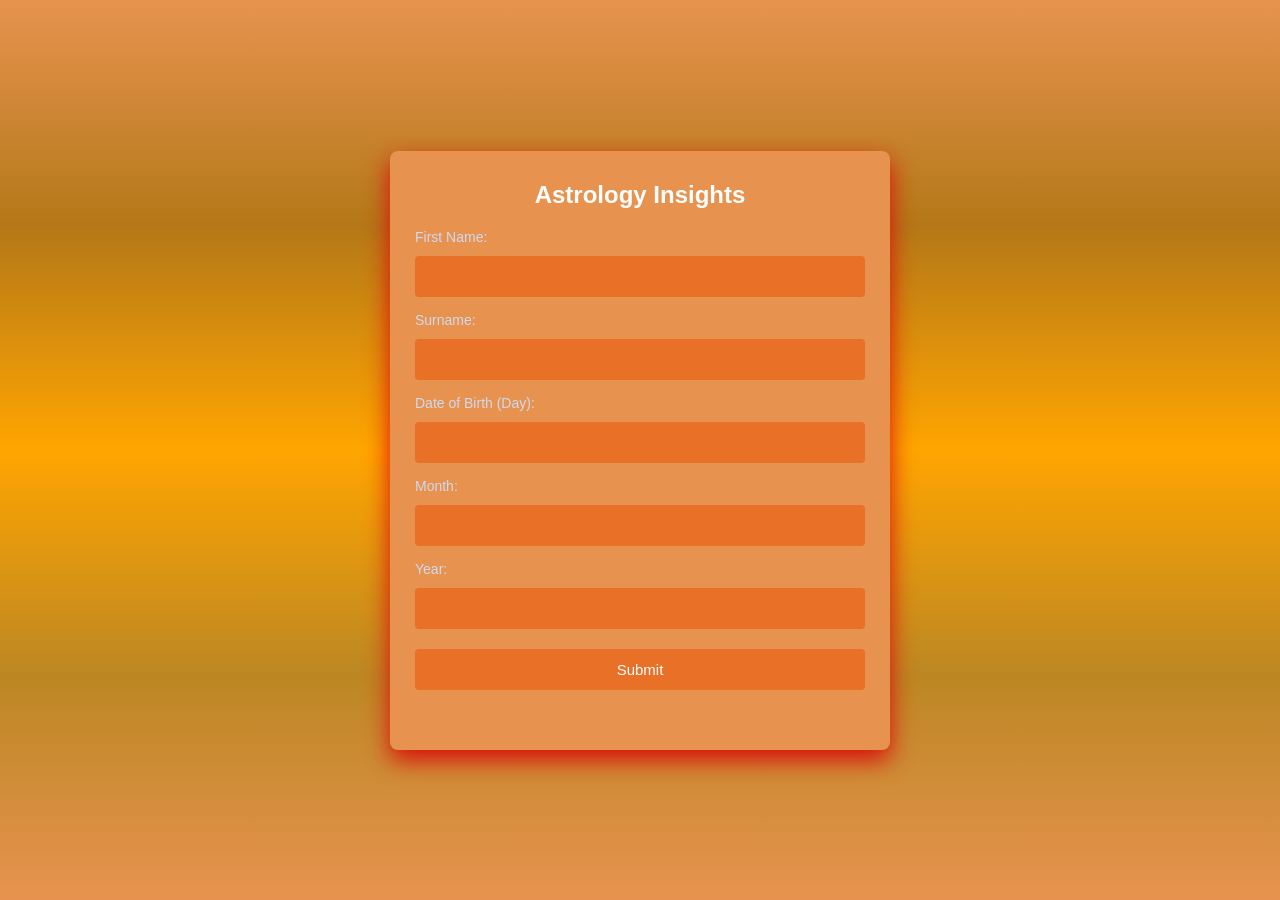
<file: Astrology/index.html>
<!DOCTYPE html>
<html lang="en">
<head>
  <meta charset="UTF-8" />
  <title>Astrology Insights</title>
  <link rel="stylesheet" href="style.css" />
</head>
<body>

  <div class="card">
    <h2>Astrology Insights</h2>
    <form id="astroform" >
    <label for="name">First Name:</label>
    <input type="text" id="name" name="name" required/>

    <label for="surname">Surname:</label>
    <input type="text" id="surname" name="surname" />

    <label for="day">Date of Birth (Day):</label>
    <input type="number" id="day" name="day" min="1" max="31" required/>

    <label for="month">Month:</label>
    <input type="number" id="month" name="month" min="1" max="12"  required/>

    <label for="year">Year:</label>
    <input type="number" id="year" name="year" min="1920" max="2026"/>

    <!-- <button type="submit">Get Insights</button> -->
     <input type="submit" value"Get Insights>
    </form>

    <div class="result" id="result"></div>
  </div>




  <script src="script.js"></script>
</body>
</html>
</file>
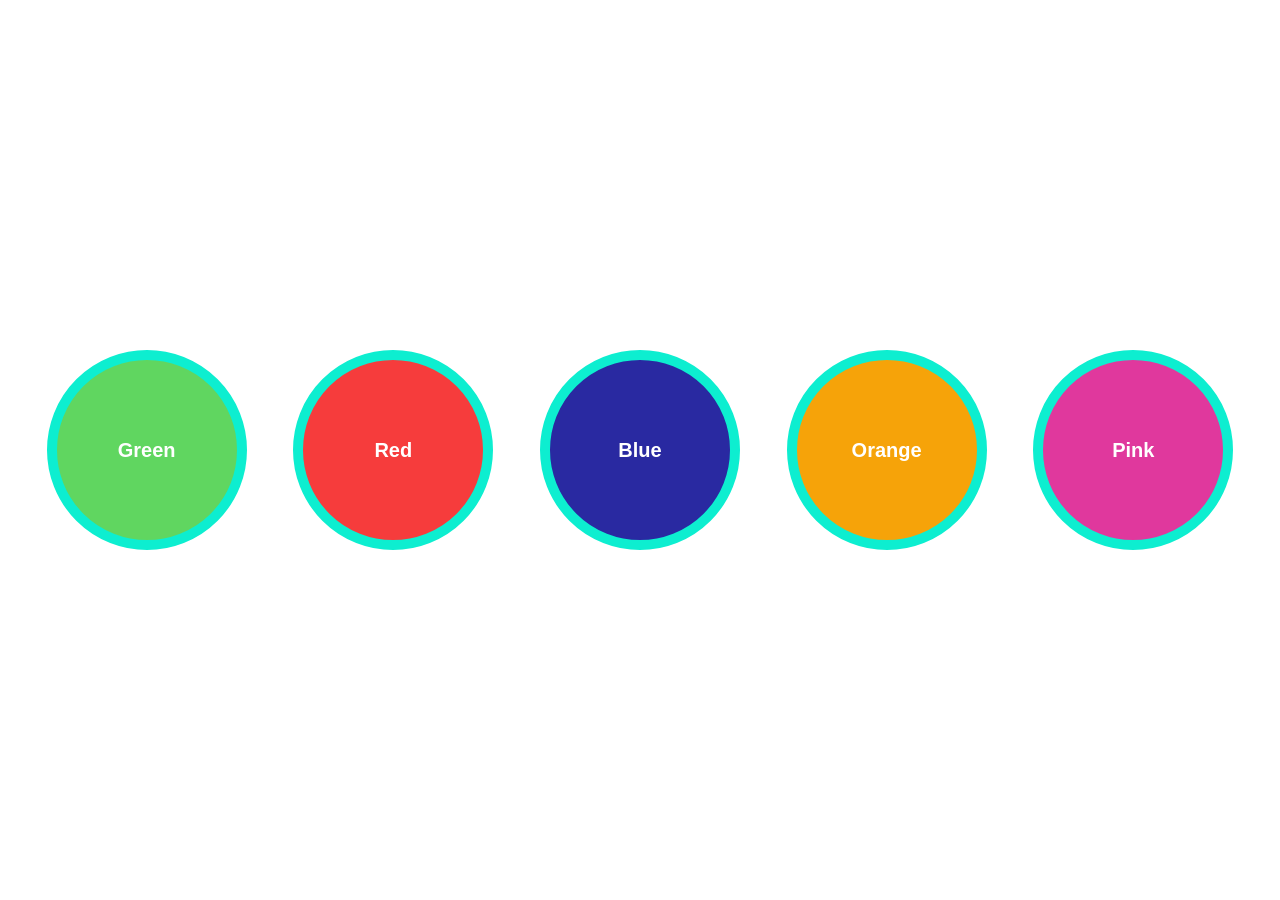
<file: backgroundColorChanger/index.html>
<!DOCTYPE html>
<html lang="en">
<head>
    <meta charset="UTF-8">
    <meta name="viewport" content="width=device-width, initial-scale=1.0">
    <title>Document</title>
    <link rel="stylesheet" href="style.css">
</head>
<body>
    <main>
        <div class="button">
            <button id="btn1">Green</button>
            <button id="btn2">Red</button>
            <button id="btn3">Blue</button>
            <button id="btn4">Orange</button>
            <button id="btn5">Pink</button>
        </div>
    </main>


    <script src="script.js"></script>
</body>
</html>
</file>
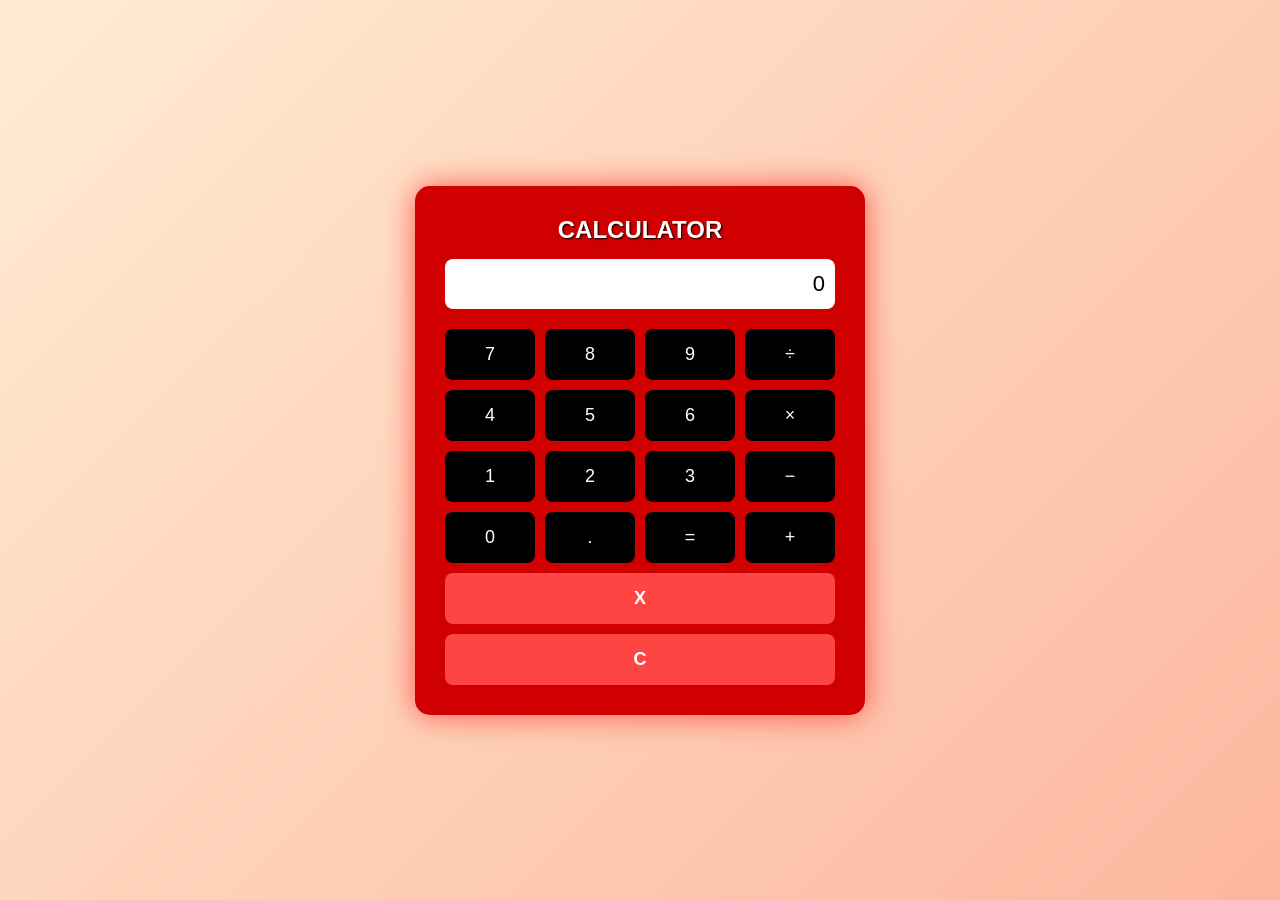
<file: Calculator/index.html>
<!DOCTYPE html>
<html lang="en">
<head>
  <meta charset="UTF-8" />
  <meta name="viewport" content="width=device-width, initial-scale=1.0" />
  <title>CALCULATOR</title>
  <link rel="stylesheet" href="styles.css" />
</head>
<body>
  <div class="container">
    <h2>CALCULATOR</h2>
    <input type="text" id="output" readonly />
    <div class="grid">
      <button onclick="press('7')">7</button>
      <button onclick="press('8')">8</button>
      <button onclick="press('9')">9</button>
      <button onclick="press('/')">÷</button>

      <button onclick="press('4')">4</button>
      <button onclick="press('5')">5</button>
      <button onclick="press('6')">6</button>
      <button onclick="press('*')">×</button>

      <button onclick="press('1')">1</button>
      <button onclick="press('2')">2</button>
      <button onclick="press('3')">3</button>
      <button onclick="press('-')">−</button>

      <button onclick="press('0')">0</button>
      <button onclick="press('.')">.</button>
      <button onclick="calculate()">=</button>
      <button onclick="press('+')">+</button>
      <button id="cut" onclick="delete1()">X</button>
      <button id="clear" onclick="clearScreen()">C</button>
      
    </div>
  </div>
  <script src="app.js"></script>
</body>
</html>
</file>
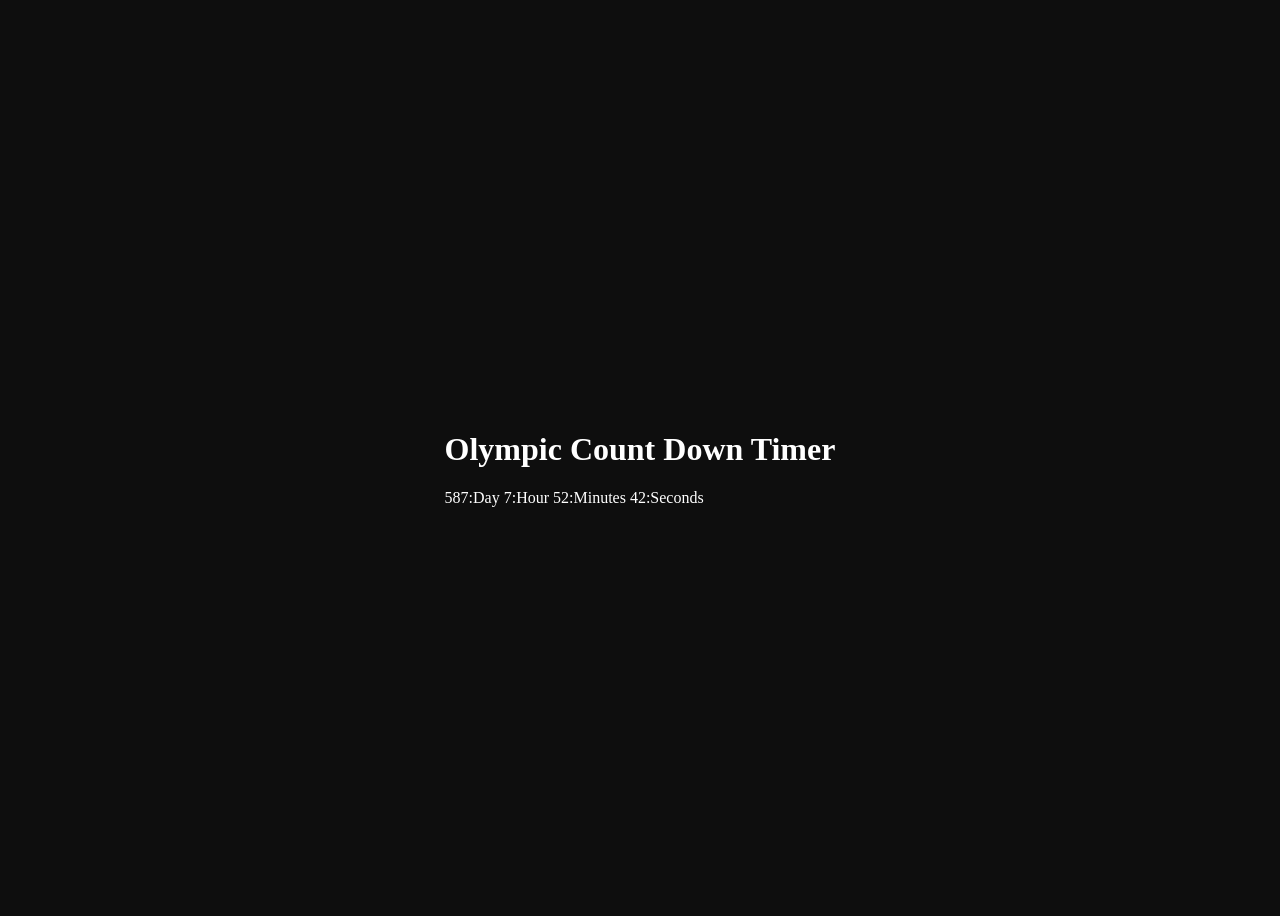
<file: countdowntimer/index.html>
<!DOCTYPE html>
<html lang="en">
<head>
    <meta charset="UTF-8">
    <meta name="viewport" content="width=device-width, initial-scale=1.0">
    <title>Document</title>
</head>
<body style="background-color: rgba(0, 0, 0, 0.945);color: white;display: flex;justify-content: center;align-items: center;height: 100vh;">

    <div id="parent">
        <h1>Olympic Count Down Timer</h1>
        <div style="margin-top: 20px;" id="result"></div>
    </div>
    <script src="script.js"></script>
</body>
</html>
</file>
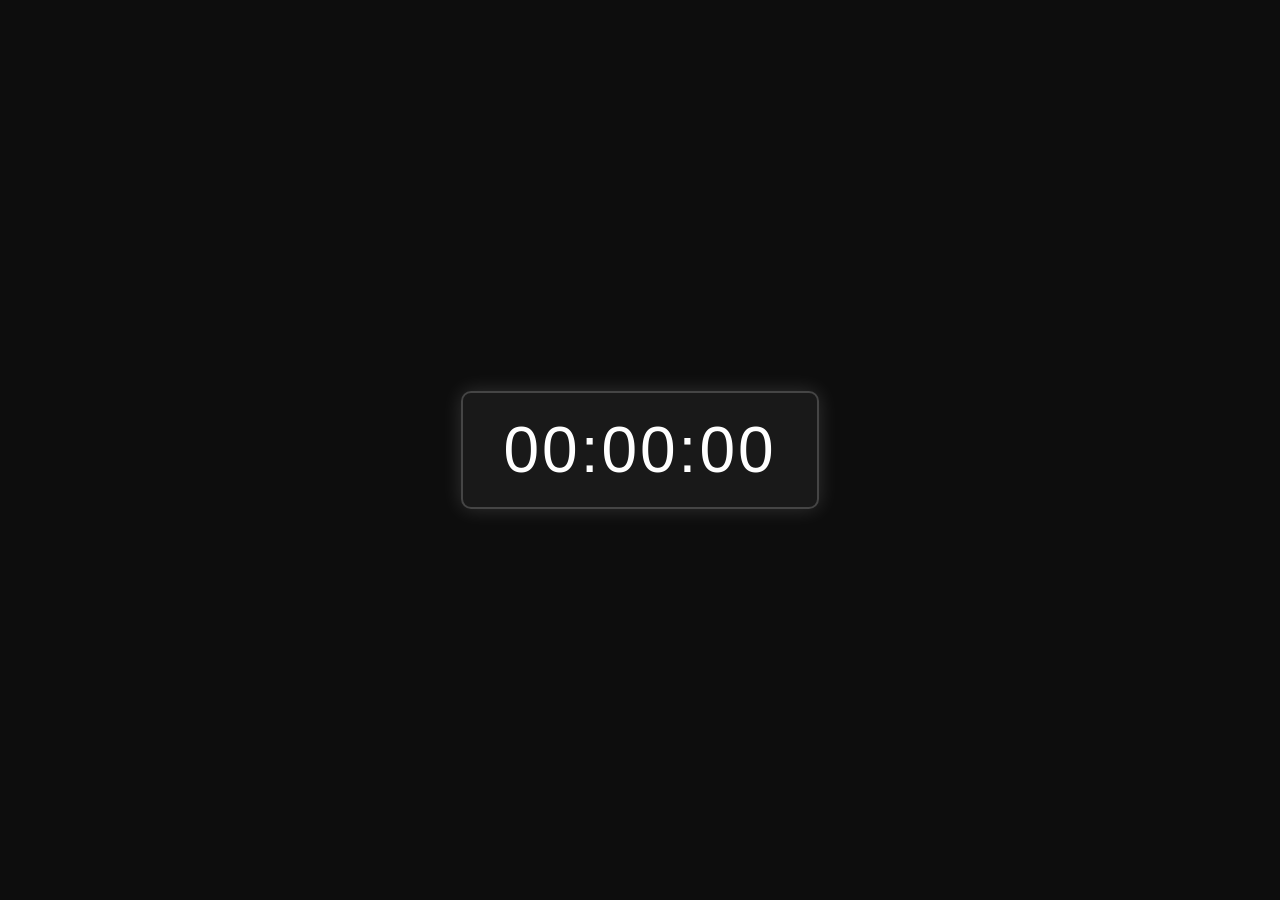
<file: DigitalClock/index.html>
<!DOCTYPE html>
<html lang="en">
<head>
    <meta charset="UTF-8">
    <meta name="viewport" content="width=device-width, initial-scale=1.0">
    <title>Digital Clock</title>
    <link rel="stylesheet" href="style.css">
</head>
<body>

    <div id="time">00:00:00</div>

    <script src="script.js"></script>
</body>
</html>
</file>
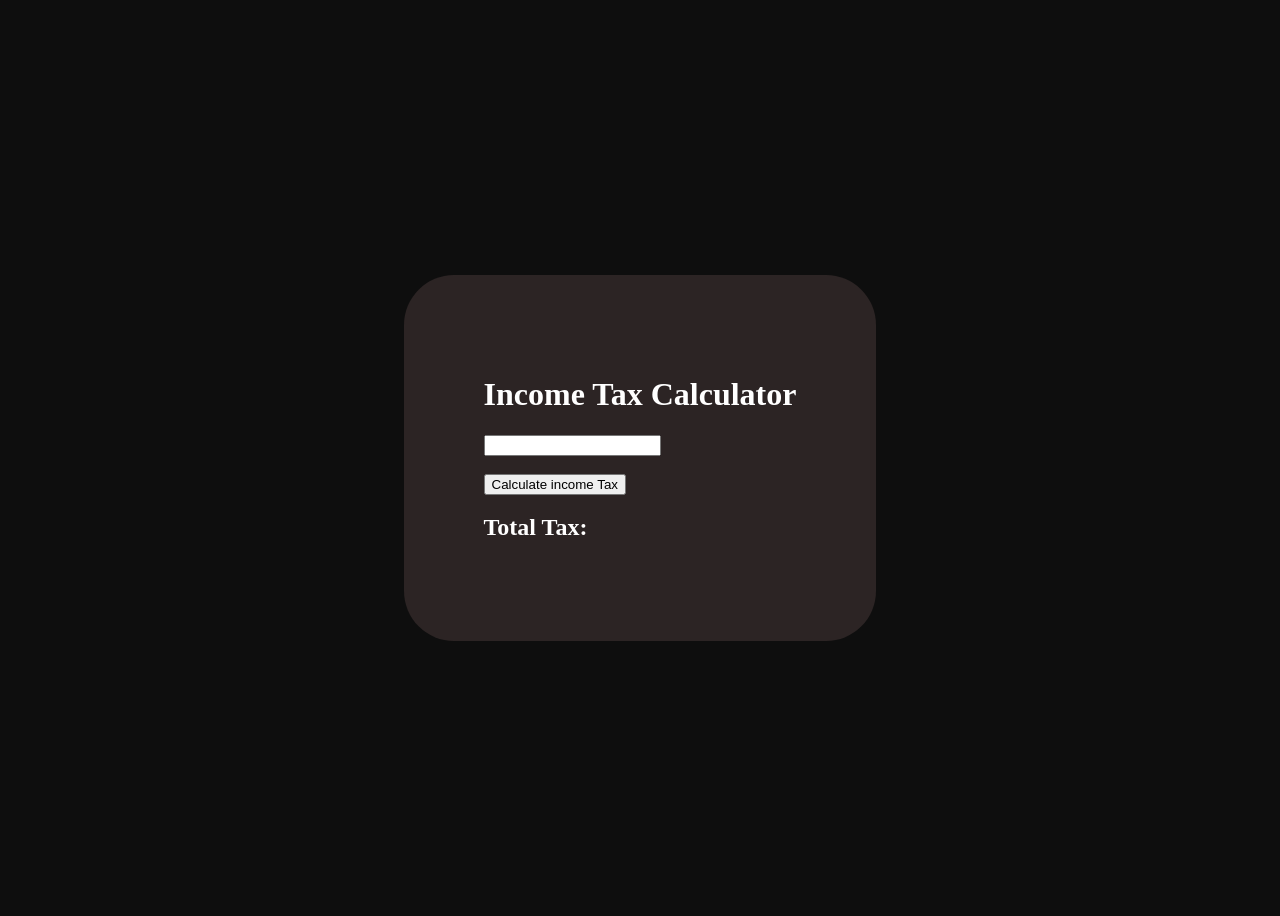
<file: IncomeTaxCalculator/index.html>
<!DOCTYPE html>
<html lang="en">
<head>
    <meta charset="UTF-8">
    <meta name="viewport" content="width=device-width, initial-scale=1.0">
    <title>Document</title>
</head>
<body style="background-color: rgba(0, 0, 0, 0.945);color: white;display: flex;justify-content: center;align-items: center;height: 100vh;">
    
    <div id="parent" style="background-color: rgb(44, 36, 36);padding: 80px; border-radius: 50px;">
        <h1>Income Tax Calculator</h1>
        <form >
            <label for="income"></label>
            <input type="number" id="income" name="income">
            <br><br>
            <button type="submit">Calculate income Tax</button>
        </form>

        <h2>Total Tax:</h2>
    </div>
    
       
    
    <script src="script.js"></script>
</body>
</html>
</file>
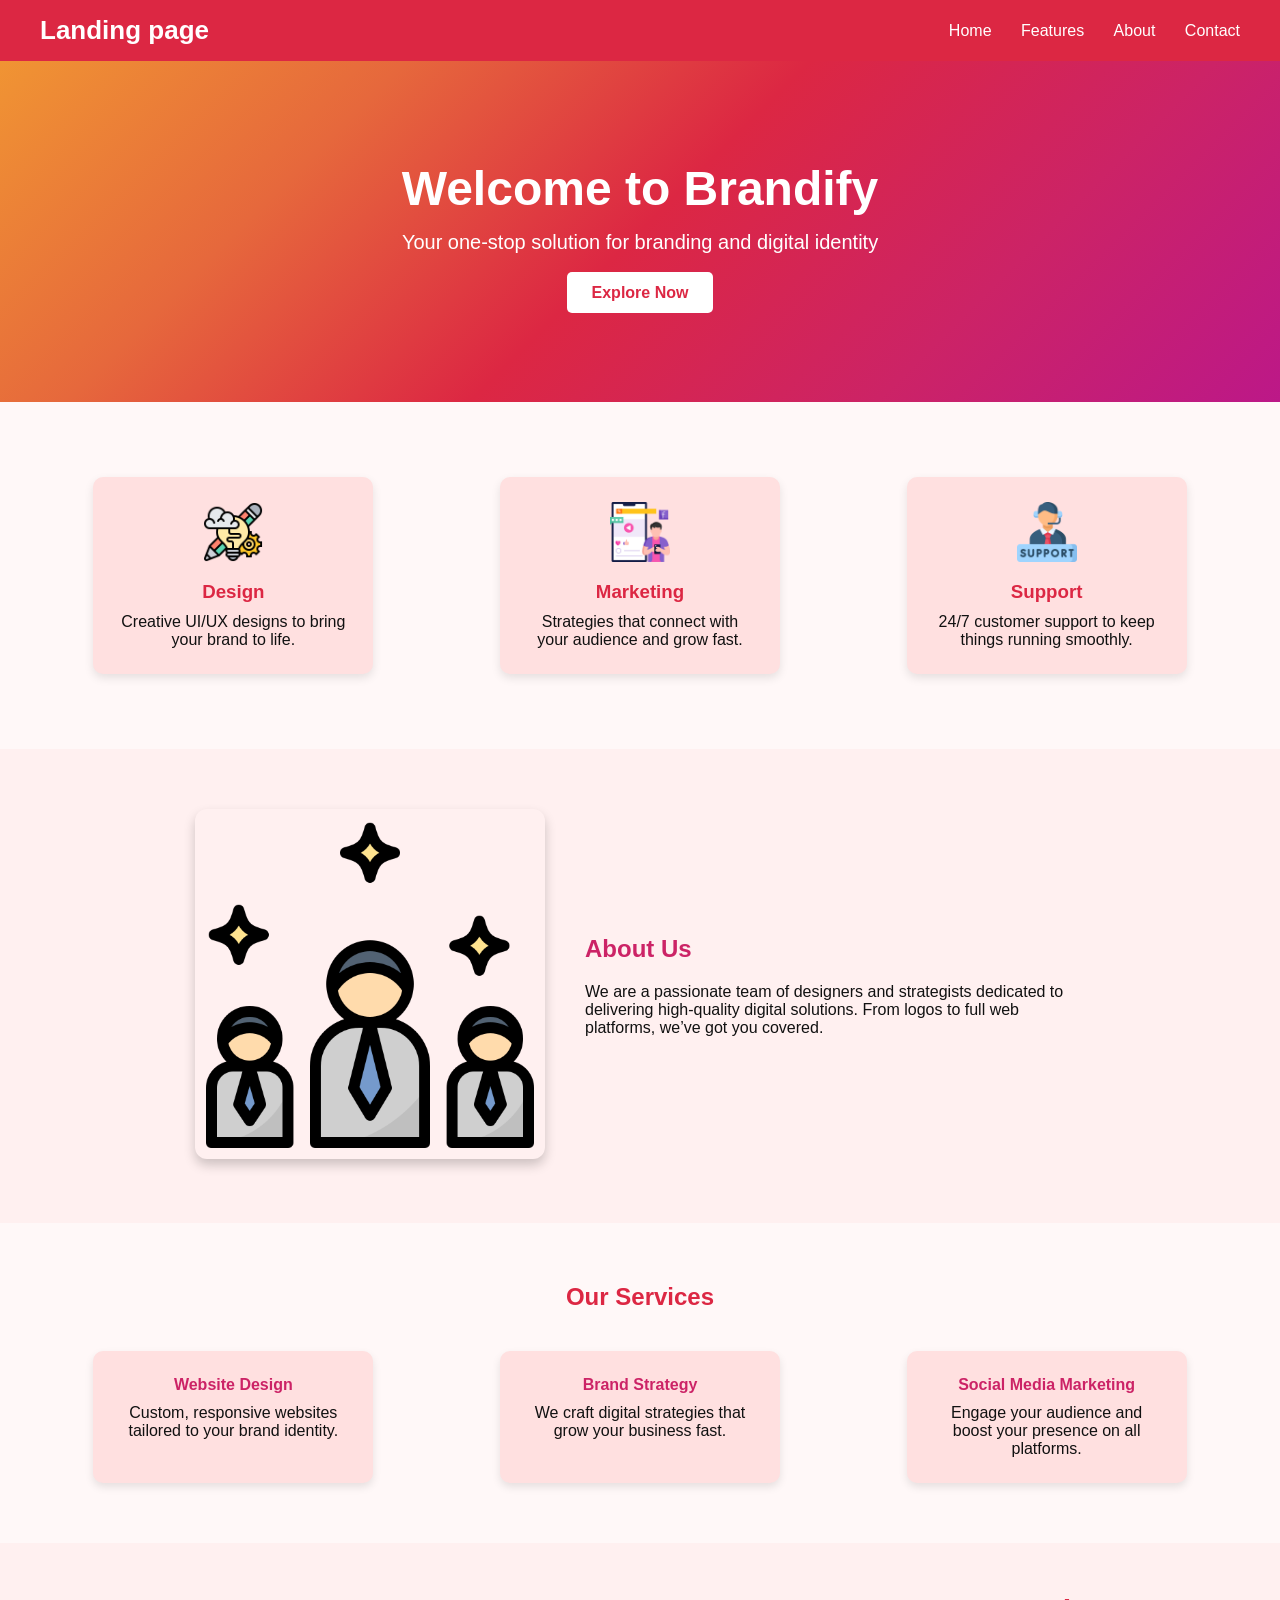
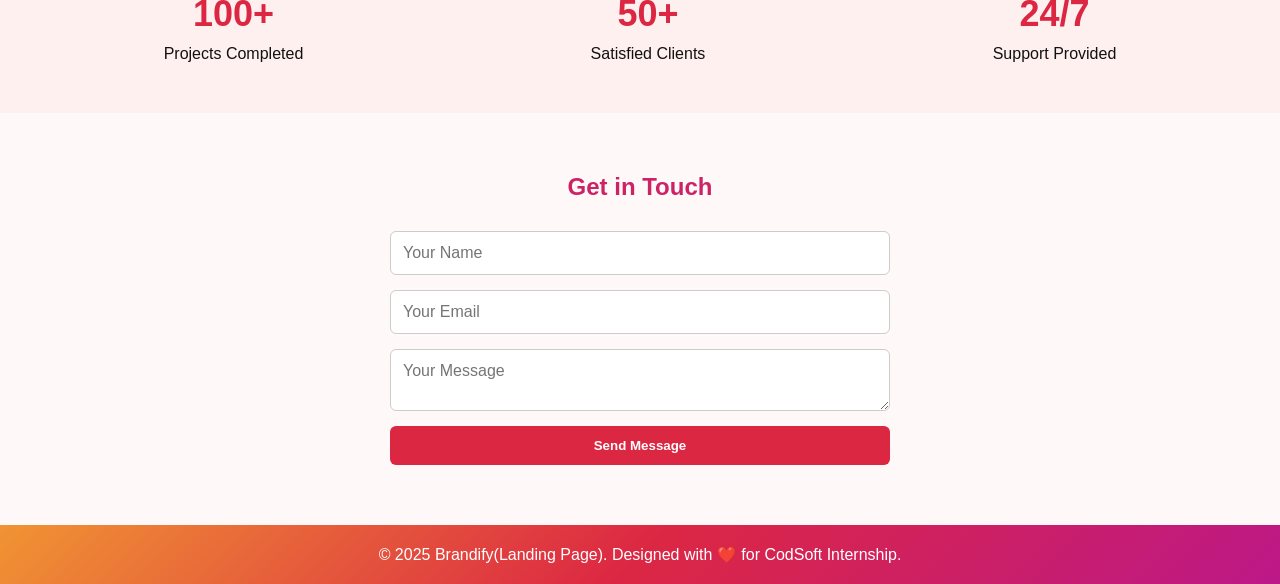
<file: Landing_page/index.html>
<!DOCTYPE html>
<html lang="en">
<head>
  <meta charset="UTF-8" />
  <meta name="viewport" content="width=device-width, initial-scale=1.0" />
  <title>Landing Page</title>
  <link rel="stylesheet" href="styles.css" />
</head>
<body>
  <header>
    <div class="logo">Landing page</div>
    <nav>
      <a href="#hero">Home</a>
      <a href="#features">Features</a>
      <a href="#about about-img">About</a>
      <a href="#contact">Contact</a>
    </nav>
  </header>

  <section class="hero">
    <div class="hero-content">
      <h1>Welcome to Brandify</h1>
      <p>Your one-stop solution for branding and digital identity</p>
      <a href="#" class="cta">Explore Now</a>
    </div>
  </section>

  <section class="features">
    <div class="feature-card">
      <img src="images/design.png" alt="Design Icon" />
      <h3>Design</h3>
      <p>Creative UI/UX designs to bring your brand to life.</p>
    </div>
    <div class="feature-card">
      <img src="images/marketing.png" alt="Marketing Icon" />
      <h3>Marketing</h3>
      <p>Strategies that connect with your audience and grow fast.</p>
    </div>
    <div class="feature-card">
      <img src="images/support.png" alt="Support Icon" />
      <h3>Support</h3>
      <p>24/7 customer support to keep things running smoothly.</p>
    </div>
  </section>

  <section class="about about-img">
    <div class="about-img-box">
      <img src="images/team.png" alt="Team Image" />
    </div>
    <div class="about-content">
      <h2>About Us</h2>
      <p>
        We are a passionate team of designers and strategists dedicated to delivering high-quality
        digital solutions. From logos to full web platforms, we’ve got you covered.
      </p>
    </div>
  </section>

  <section class="services">
    <h2>Our Services</h2>
    <div class="service-list">
      <div class="service-box">
        <h4>Website Design</h4>
        <p>Custom, responsive websites tailored to your brand identity.</p>
      </div>
      <div class="service-box">
        <h4>Brand Strategy</h4>
        <p>We craft digital strategies that grow your business fast.</p>
      </div>
      <div class="service-box">
        <h4>Social Media Marketing</h4>
        <p>Engage your audience and boost your presence on all platforms.</p>
      </div>
    </div>
  </section>

  <section class="stats">
    <div class="stat">
      <h3>100+</h3>
      <p>Projects Completed</p>
    </div>
    <div class="stat">
      <h3>50+</h3>
      <p>Satisfied Clients</p>
    </div>
    <div class="stat">
      <h3>24/7</h3>
      <p>Support Provided</p>
    </div>
  </section>

  <section class="contact">
    <h2>Get in Touch</h2>
    <form>
      <input type="text" placeholder="Your Name" required />
      <input type="email" placeholder="Your Email" required />
      <textarea placeholder="Your Message"></textarea>
      <button type="submit">Send Message</button>
    </form>
  </section>

  <footer>
    <p>&copy; 2025 Brandify(Landing Page). Designed with ❤️ for CodSoft Internship.</p>
  </footer>
</body>
</html>
</file>
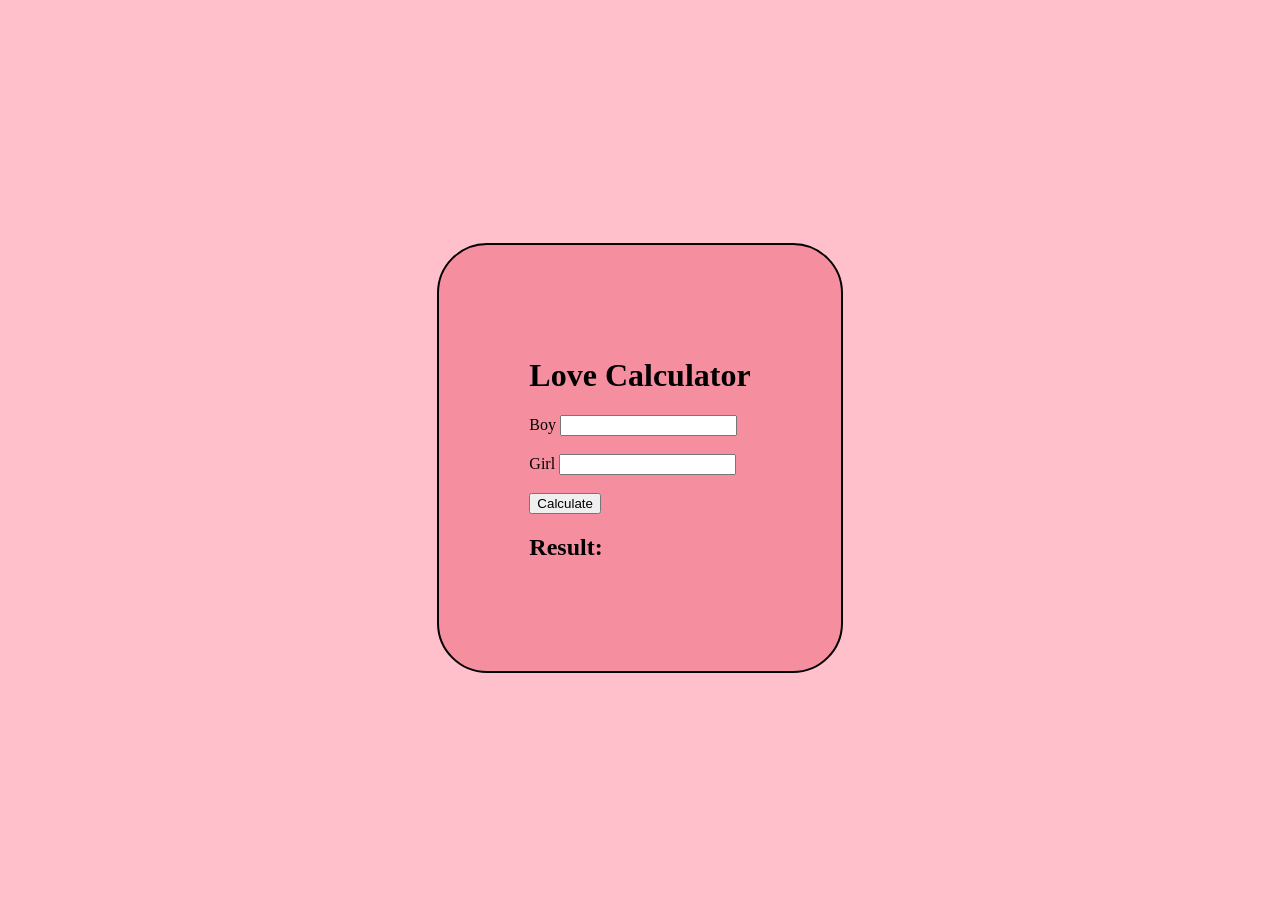
<file: LoveCalculator/index.html>
<!DOCTYPE html>
<html lang="en">
<head>
    <meta charset="UTF-8">
    <meta name="viewport" content="width=device-width, initial-scale=1.0">
    <title>Document</title>
    <!-- <link rel="stylesheet" href="styl"> -->
</head>
<body style="background-color: pink; color: black
rgb(225, 100, 38);display: flex;justify-content: center;align-items: center;height:100vh;">

    <div style="border: 2px solid black;padding: 90px;border-radius: 50px;background-color: #f58fa0;">
        <h1>Love Calculator</h1>
        <form>
        <label for="Boy">Boy</label>
        <input type="text" id="Boy" name="Boy" required>
        <br><br>
        <label for="Girl">Girl</label>
        <input type="text" id="Girl" name="Girl" required>
        <br><br>
        <button type="submit">Calculate</button>
        </form>


        <h2>Result: </h2>
    </div>
    

    <script src="app.js"></script>
</body>
</html>
</file>
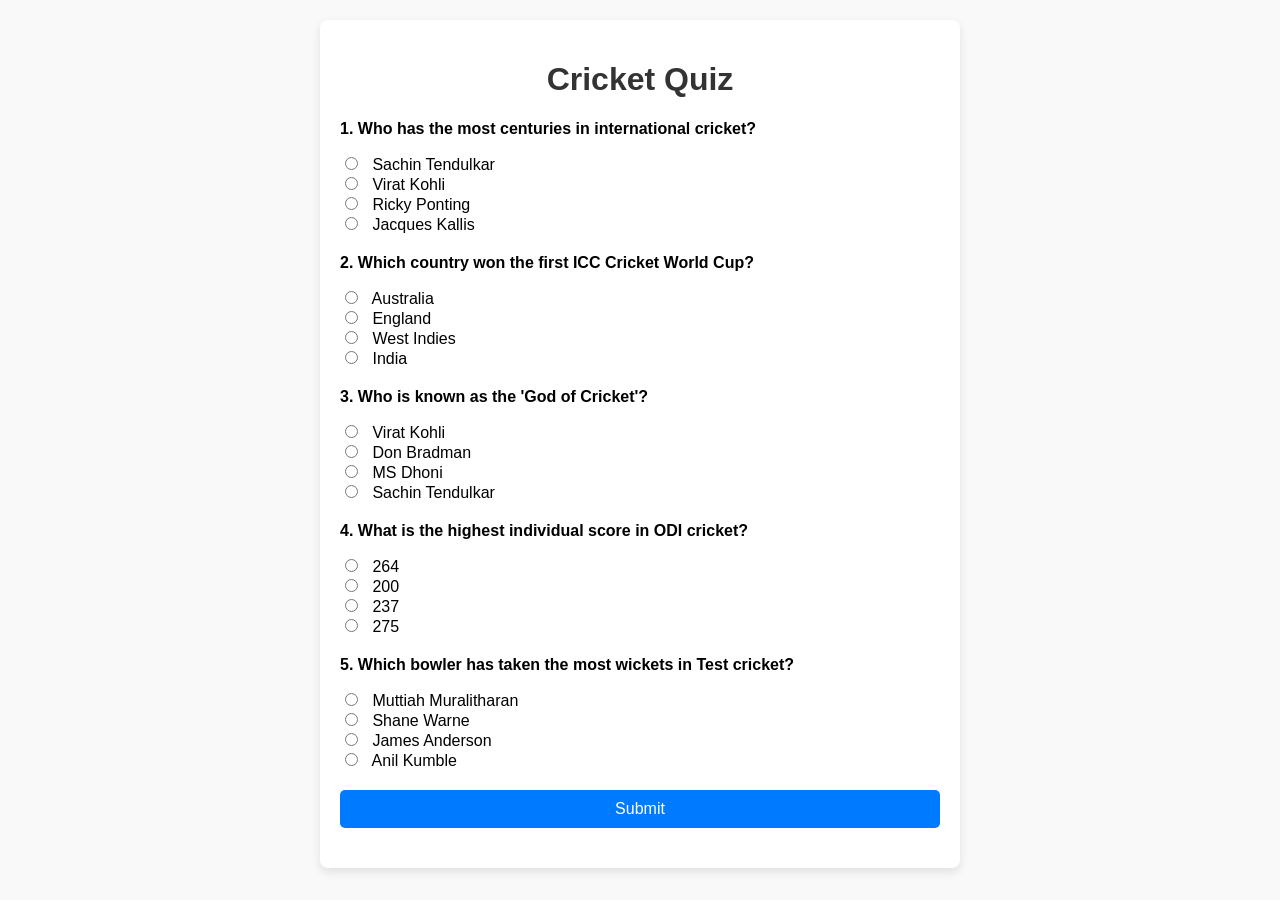
<file: quiz-form/index.html>
<!DOCTYPE html>
<html lang="en">
<head>
    <meta charset="UTF-8">
    <meta name="viewport" content="width=device-width, initial-scale=1.0">
    <title>Document</title>
    <link rel="stylesheet" href="style.css">
</head>
<body>
     <div class="container">
        <h1>Cricket Quiz</h1>
        <form id="quizForm">
            <div class="question">
                <p>1. Who has the most centuries in international cricket?</p>
                <label>
                    <input type="radio" name="q1" value="Sachin Tendulkar"> Sachin Tendulkar
                </label><br>
                <label>
                    <input type="radio" name="q1" value="Virat Kohli"> Virat Kohli
                </label><br>
                <label>
                    <input type="radio" name="q1" value="Ricky Ponting"> Ricky Ponting
                </label><br>
                <label>
                    <input type="radio" name="q1" value="Jacques Kallis"> Jacques Kallis
                </label><br>
            </div>
            <div class="question">
                <p>2. Which country won the first ICC Cricket World Cup?</p>
                <label>
                    <input type="radio" name="q2" value="Australia"> Australia
                </label><br>
                <label>
                    <input type="radio" name="q2" value="England"> England
                </label><br>
                <label>
                    <input type="radio" name="q2" value="West Indies"> West Indies
                </label><br>
                <label>
                    <input type="radio" name="q2" value="India"> India
                </label><br>
            </div>
            <div class="question">
                <p>3. Who is known as the 'God of Cricket'?</p>
                <label>
                    <input type="radio" name="q3" value="Virat Kohli"> Virat Kohli
                </label><br>
                <label>
                    <input type="radio" name="q3" value="Don Bradman"> Don Bradman
                </label><br>
                <label>
                    <input type="radio" name="q3" value="MS Dhoni"> MS Dhoni
                </label><br>
                <label>
                    <input type="radio" name="q3" value="Sachin Tendulkar"> Sachin Tendulkar
                </label><br>
            </div>
            <div class="question">
                <p>4. What is the highest individual score in ODI cricket?</p>
                <label>
                    <input type="radio" name="q4" value="264"> 264
                </label><br>
                <label>
                    <input type="radio" name="q4" value="200"> 200
                </label><br>
                <label>
                    <input type="radio" name="q4" value="237"> 237
                </label><br>
                <label>
                    <input type="radio" name="q4" value="275"> 275
                </label><br>
            </div>
            <div class="question">
                <p>5. Which bowler has taken the most wickets in Test cricket?</p>
                <label>
                    <input type="radio" name="q5" value="Muttiah Muralitharan"> Muttiah Muralitharan
                </label><br>
                <label>
                    <input type="radio" name="q5" value="Shane Warne"> Shane Warne
                </label><br>
                <label>
                    <input type="radio" name="q5" value="James Anderson"> James Anderson
                </label><br>
                <label>
                    <input type="radio" name="q5" value="Anil Kumble"> Anil Kumble
                </label><br>
            </div>
            <button type="submit" class="submit-btn">Submit</button>
        </form>
        <div class="result" id="result"></div>
        <div id="out"></div>
    </div>
</body>
<script src="script.js"></script>
</html>
</file>
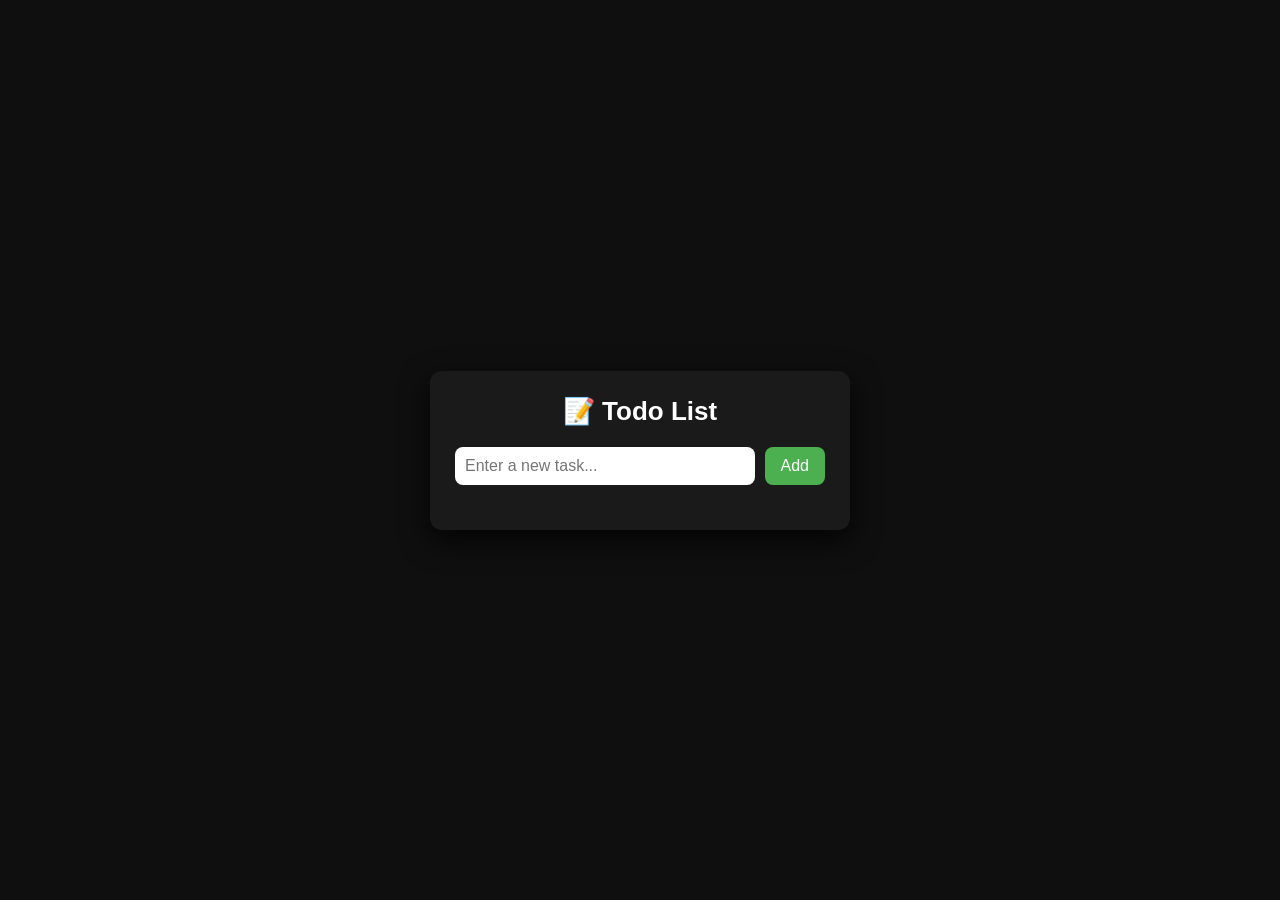
<file: todo-list/index.html>
<!DOCTYPE html>
<html lang="en">
<head>
    <meta charset="UTF-8">
    <meta name="viewport" content="width=device-width, initial-scale=1.0">
    <title>Todo List App</title>
    <link rel="stylesheet" href="style.css">
</head>
<body>

    <div class="container">
        <h1>📝 Todo List</h1>

        <form>
            <input type="text" id="task" placeholder="Enter a new task..." required>
            <button type="submit">Add</button>
        </form>

        <div id="alltask"></div>
    </div>

    <script src="script.js"></script>
</body>
</html>
</file>
<file: Astrology/style.css>
* {
  margin: 0;
  padding: 0;
  box-sizing: border-box;
  font-family: Arial, sans-serif;
}

body {
  height: 100vh;
  display: flex;
  align-items: center;
  justify-content: center;
  background: linear-gradient(180deg, #e7934f, #b47818,orange,rgb(188, 135, 35),#e7934f);
}

.card {
  width: 500px;
  background-color: #e7934f;
  padding: 30px 25px;
  border-radius: 8px;
  box-shadow: 0 10px 25px rgb(218, 11, 11);
}

.card h2 {
  color: white;
  text-align: center;
  margin-bottom: 20px;
}

label {
  color: #cfd9f1;
  font-size: 14px;
  display: block;
  margin-bottom: 6px;
}

input {
  width: 100%;
  padding: 10px;
  border-radius: 4px;
  border: none;
  outline: none;
  margin-bottom: 15px;
  font-size: 14px;
}

input {
  width: 100%;
  padding: 12px;
  background-color: #e87127;
  color: white;
  font-size: 15px;
  border: none;
  border-radius: 4px;
  cursor: pointer;
  margin-top: 5px;
}

input:hover {
  background-color: #bd8d46;
}

.result {
  margin-top: 15px;
  background-color: #eeaf6c;
  border-radius: 4px;
}
</file>
<file: backgroundColorChanger/style.css>
*{
    margin: 0;
    padding: 0;
    box-sizing: border-box;
}

.button{
    height: 100vh;
    width: 100vw;
    display: flex;
    justify-content: space-evenly;
    align-items: center;
}
main{
    height: 100vh;
    width: 100vw;
}
button{
    height:200px;
    width:200px;
    border: 10px solid rgb(13, 238, 208);
    border-radius: 50%;
    font-size: 20px;
    font-weight: 600;
    color:white
}
#btn1{
    background-color: rgb(96, 214, 96);
}

#btn2{
    background-color:rgb(246, 60, 60)
}

#btn3{
    background-color: rgb(41, 41, 161);
}

#btn4{
    background-color: #f6a309;
}

#btn5{
    background-color: rgb(224, 56, 157);
}
</file>
<file: Calculator/styles.css>
* {
  margin: 0;
  padding: 0;
  box-sizing: border-box;
}

body {
  height: 100vh;
  display: flex;
  justify-content: center;
  align-items: center;
  background: linear-gradient(135deg, #ffecd2 0%, #fcb69f 100%);
  font-family: 'Segoe UI', sans-serif;
}

.container {
  background: #d10000; 
  padding: 30px;
  border-radius: 15px;
  box-shadow: 0 0 30px rgba(255, 0, 0, 0.6); 
  text-align: center;
  width: 450px;
}

h2 {
  color: #ffffff;
  margin-bottom: 15px;
  text-shadow: 1px 1px 2px #000;
}

#output {
  width: 100%;
  height: 50px;
  font-size: 22px;
  text-align: right;
  margin-bottom: 20px;
  padding: 10px;
  border: none;
  border-radius: 8px;
  outline: none;
  background: #fff;
  color: #000;
}

.grid {
  display: grid;
  grid-template-columns: repeat(4, 1fr);
  gap: 10px;
}

button {
  padding: 15px;
  font-size: 18px;
  background-color: #000000; 
  color: #ffffff;
  border: none;
  border-radius: 8px;
  cursor: pointer;
  transition: all 0.2s ease;
}

button:hover {
  background-color: #333333;
}

#clear,#cut {
  grid-column: span 4;
  background-color: #ff4444;
  color: white;
  font-weight: bold;
}
</file>
<file: DigitalClock/style.css>
* {
    margin: 0;
    padding: 0;
    box-sizing: border-box;
    font-family: 'Segoe UI', Tahoma, Geneva, Verdana, sans-serif;
}

body {
    height: 100vh;
    display: flex;
    justify-content: center;
    align-items: center;
    background-color: rgba(0, 0, 0, 0.95);
}

#time {
    font-size: 4rem;
    color: #ffffff;
    letter-spacing: 3px;
    padding: 20px 40px;
    border: 2px solid #ffffff30;
    border-radius: 10px;
    background: rgba(255, 255, 255, 0.05);
    box-shadow: 0 0 20px rgba(255, 255, 255, 0.15);
}
</file>
<file: Landing_page/styles.css>
* {
  margin: 0;
  padding: 0;
  box-sizing: border-box;
  font-family: 'Segoe UI', sans-serif;
}

body {
  background-color: #fff;
  color: #111;
}

header {
  background-color: #dc2743;
  color: white;
  padding: 15px 40px;
  display: flex;
  justify-content: space-between;
  align-items: center;
}

.logo {
  font-size: 26px;
  font-weight: bold;
}

nav a {
  color: white;
  margin-left: 25px;
  text-decoration: none;
  font-weight: 500;
}

nav a:hover {
  text-decoration: underline;
}

.hero {
  background: linear-gradient(135deg, #f09433 0%, #e6683c 25%, #dc2743 50%, #cc2366 75%, #bc1888 100%);
  padding: 100px 20px;
  text-align: center;
  color: white;
}

.hero h1 {
  font-size: 48px;
  margin-bottom: 15px;
}

.hero p {
  font-size: 20px;
  margin-bottom: 30px;
}

.cta {
  background-color: white;
  color: #dc2743;
  padding: 12px 25px;
  border-radius: 5px;
  text-decoration: none;
  font-weight: bold;
  transition: 0.3s ease;
}

.cta:hover {
  background-color: #f5f5f5;
  color: #cc2366;
}

.features {
  display: flex;
  justify-content: space-around;
  padding: 60px 30px;
  background-color: #fff8f8;
  flex-wrap: wrap;
}

.feature-card {
  background-color: #ffe0e0;
  padding: 25px;
  width: 280px;
  border-radius: 10px;
  text-align: center;
  box-shadow: 0 4px 10px rgba(0, 0, 0, 0.1);
  margin: 15px;
}

.feature-card img {
  width: 60px;
  margin-bottom: 15px;
}

.feature-card h3 {
  margin-bottom: 10px;
  color: #dc2743;
}

.about-img {
  display: flex;
  align-items: center;
  justify-content: center;
  gap: 40px;
  padding: 60px 40px;
  background-color: #fff0f0;
  flex-wrap: wrap;
}

.about-img-box img {
  width: 350px;
  border-radius: 12px;
  box-shadow: 0 6px 12px rgba(0, 0, 0, 0.2);
}

.about-content {
  max-width: 500px;
}

.about h2 {
  margin-bottom: 20px;
  color: #cc2366;
}

.services {
  background-color: #fff8f8;
  padding: 60px 40px;
  text-align: center;
}

.services h2 {
  color: #dc2743;
  margin-bottom: 40px;
}

.service-list {
  display: flex;
  justify-content: space-around;
  flex-wrap: wrap;
  gap: 20px;
}

.service-box {
  background: #ffe0e0;
  padding: 25px;
  width: 280px;
  border-radius: 10px;
  box-shadow: 0 4px 8px rgba(0,0,0,0.1);
}

.service-box h4 {
  margin-bottom: 10px;
  color: #cc2366;
}

.stats {
  display: flex;
  justify-content: space-around;
  padding: 50px 20px;
  background-color: #fff0f0;
  text-align: center;
}

.stat h3 {
  font-size: 36px;
  color: #dc2743;
}

.stat p {
  margin-top: 10px;
  font-size: 16px;
}

.contact {
  padding: 60px 40px;
  background-color: #fff8f8;
  text-align: center;
}

.contact h2 {
  margin-bottom: 30px;
  color: #cc2366;
}

.contact form {
  max-width: 500px;
  margin: auto;
  display: flex;
  flex-direction: column;
  gap: 15px;
}

.contact input, .contact textarea {
  padding: 12px;
  border: 1px solid #ccc;
  border-radius: 6px;
  font-size: 16px;
}

.contact button {
  background-color: #dc2743;
  color: white;
  padding: 12px;
  border: none;
  border-radius: 6px;
  cursor: pointer;
  font-weight: bold;
}

.contact button:hover {
  background-color: #c51f47;
}

footer {
  background: linear-gradient(135deg, #f09433, #dc2743, #bc1888);
  color: white;
  text-align: center;
  padding: 20px;
}
* {
  margin: 0;
  padding: 0;
  box-sizing: border-box;
  font-family: 'Segoe UI', sans-serif;
}

body {
  background-color: #fff;
  color: #111;
}

header {
  background-color: #dc2743;
  color: white;
  padding: 15px 40px;
  display: flex;
  justify-content: space-between;
  align-items: center;
}

.logo {
  font-size: 26px;
  font-weight: bold;
}

nav a {
  color: white;
  margin-left: 25px;
  text-decoration: none;
  font-weight: 500;
}

nav a:hover {
  text-decoration: underline;
}

.hero {
  background: linear-gradient(135deg, #f09433 0%, #e6683c 25%, #dc2743 50%, #cc2366 75%, #bc1888 100%);
  padding: 100px 20px;
  text-align: center;
  color: white;
}

.hero h1 {
  font-size: 48px;
  margin-bottom: 15px;
}

.hero p {
  font-size: 20px;
  margin-bottom: 30px;
}

.cta {
  background-color: white;
  color: #dc2743;
  padding: 12px 25px;
  border-radius: 5px;
  text-decoration: none;
  font-weight: bold;
  transition: 0.3s ease;
}

.cta:hover {
  background-color: #f5f5f5;
  color: #cc2366;
}

.features {
  display: flex;
  justify-content: space-around;
  padding: 60px 30px;
  background-color: #fff8f8;
  flex-wrap: wrap;
}

.feature-card {
  background-color: #ffe0e0;
  padding: 25px;
  width: 280px;
  border-radius: 10px;
  text-align: center;
  box-shadow: 0 4px 10px rgba(0, 0, 0, 0.1);
  margin: 15px;
}

.feature-card img {
  width: 60px;
  margin-bottom: 15px;
}

.feature-card h3 {
  margin-bottom: 10px;
  color: #dc2743;
}

.about-img {
  display: flex;
  align-items: center;
  justify-content: center;
  gap: 40px;
  padding: 60px 40px;
  background-color: #fff0f0;
  flex-wrap: wrap;
}

.about-img-box img {
  width: 350px;
  border-radius: 12px;
  box-shadow: 0 6px 12px rgba(0, 0, 0, 0.2);
}

.about-content {
  max-width: 500px;
}

.about h2 {
  margin-bottom: 20px;
  color: #cc2366;
}

.services {
  background-color: #fff8f8;
  padding: 60px 40px;
  text-align: center;
}

.services h2 {
  color: #dc2743;
  margin-bottom: 40px;
}

.service-list {
  display: flex;
  justify-content: space-around;
  flex-wrap: wrap;
  gap: 20px;
}

.service-box {
  background: #ffe0e0;
  padding: 25px;
  width: 280px;
  border-radius: 10px;
  box-shadow: 0 4px 8px rgba(0,0,0,0.1);
}

.service-box h4 {
  margin-bottom: 10px;
  color: #cc2366;
}

.stats {
  display: flex;
  justify-content: space-around;
  padding: 50px 20px;
  background-color: #fff0f0;
  text-align: center;
}

.stat h3 {
  font-size: 36px;
  color: #dc2743;
}

.stat p {
  margin-top: 10px;
  font-size: 16px;
}

.contact {
  padding: 60px 40px;
  background-color: #fff8f8;
  text-align: center;
}

.contact h2 {
  margin-bottom: 30px;
  color: #cc2366;
}

.contact form {
  max-width: 500px;
  margin: auto;
  display: flex;
  flex-direction: column;
  gap: 15px;
}

.contact input, .contact textarea {
  padding: 12px;
  border: 1px solid #ccc;
  border-radius: 6px;
  font-size: 16px;
}

.contact button {
  background-color: #dc2743;
  color: white;
  padding: 12px;
  border: none;
  border-radius: 6px;
  cursor: pointer;
  font-weight: bold;
}

.contact button:hover {
  background-color: #c51f47;
}

footer {
  background: linear-gradient(135deg, #f09433, #dc2743, #bc1888);
  color: white;
  text-align: center;
  padding: 20px;
}
</file>
<file: quiz-form/style.css>
body {
    font-family: Arial, sans-serif;
    margin: 20px;
    background-color: #f9f9f9;
}
.container {
    max-width: 600px;
    margin: 0 auto;
    background: #fff;
    padding: 20px;
    border-radius: 8px;
    box-shadow: 0 4px 10px rgba(0, 0, 0, 0.1);
}
h1 {
    text-align: center;
    color: #333;
}
.question {
    margin-bottom: 20px;
}
.question p {
    font-weight: bold;
}
.question input {
    margin-right: 10px;
}
.submit-btn {
    display: block;
    width: 100%;
    padding: 10px;
    background: #007bff;
    color: white;
    font-size: 16px;
    border: none;
    border-radius: 5px;
    cursor: pointer;
}
.submit-btn:hover {
    background: #0056b3;
}
.result {
    margin-top: 20px;
    text-align: center;
    font-size: 18px;
    font-weight: bold;
    color: green;
}
</file>
<file: todo-list/style.css>
* {
    margin: 0;
    padding: 0;
    box-sizing: border-box;
    font-family: 'Segoe UI', Tahoma, Geneva, Verdana, sans-serif;
}

body {
    min-height: 100vh;
    background-color: #0f0f0f;
    display: flex;
    justify-content: center;
    align-items: center;
    color: #ffffff;
}

.container {
    width: 100%;
    max-width: 420px;
    background: #1a1a1a;
    padding: 25px;
    border-radius: 12px;
    box-shadow: 0 10px 30px rgba(0, 0, 0, 0.8);
}

h1 {
    text-align: center;
    margin-bottom: 20px;
    font-size: 26px;
}

form {
    display: flex;
    gap: 10px;
    margin-bottom: 20px;
}

form input {
    flex: 1;
    padding: 10px;
    font-size: 16px;
    border-radius: 8px;
    border: none;
    outline: none;
}

form button {
    padding: 10px 16px;
    font-size: 16px;
    border: none;
    border-radius: 8px;
    background-color: #4caf50;
    color: #fff;
    cursor: pointer;
    transition: background 0.3s;
}

form button:hover {
    background-color: #43a047;
}

#alltask div {
    background: #262626;
    padding: 12px;
    margin-bottom: 10px;
    border-radius: 8px;
    display: flex;
    align-items: center;
    justify-content: space-between;
}

#alltask span {
    flex: 1;
    font-size: 16px;
}

#alltask button {
    margin-left: 8px;
    padding: 6px 10px;
    border: none;
    border-radius: 6px;
    cursor: pointer;
    font-size: 14px;
}

#alltask button:first-of-type {
    background-color: #2196f3;
    color: white;
}

#alltask button:first-of-type:hover {
    background-color: #1e88e5;
}

#alltask button:last-of-type {
    background-color: #f44336;
    color: white;
}

#alltask button:last-of-type:hover {
    background-color: #e53935;
}

.completed {
    text-decoration: line-through;
    color: #9e9e9e;
}
</file>
